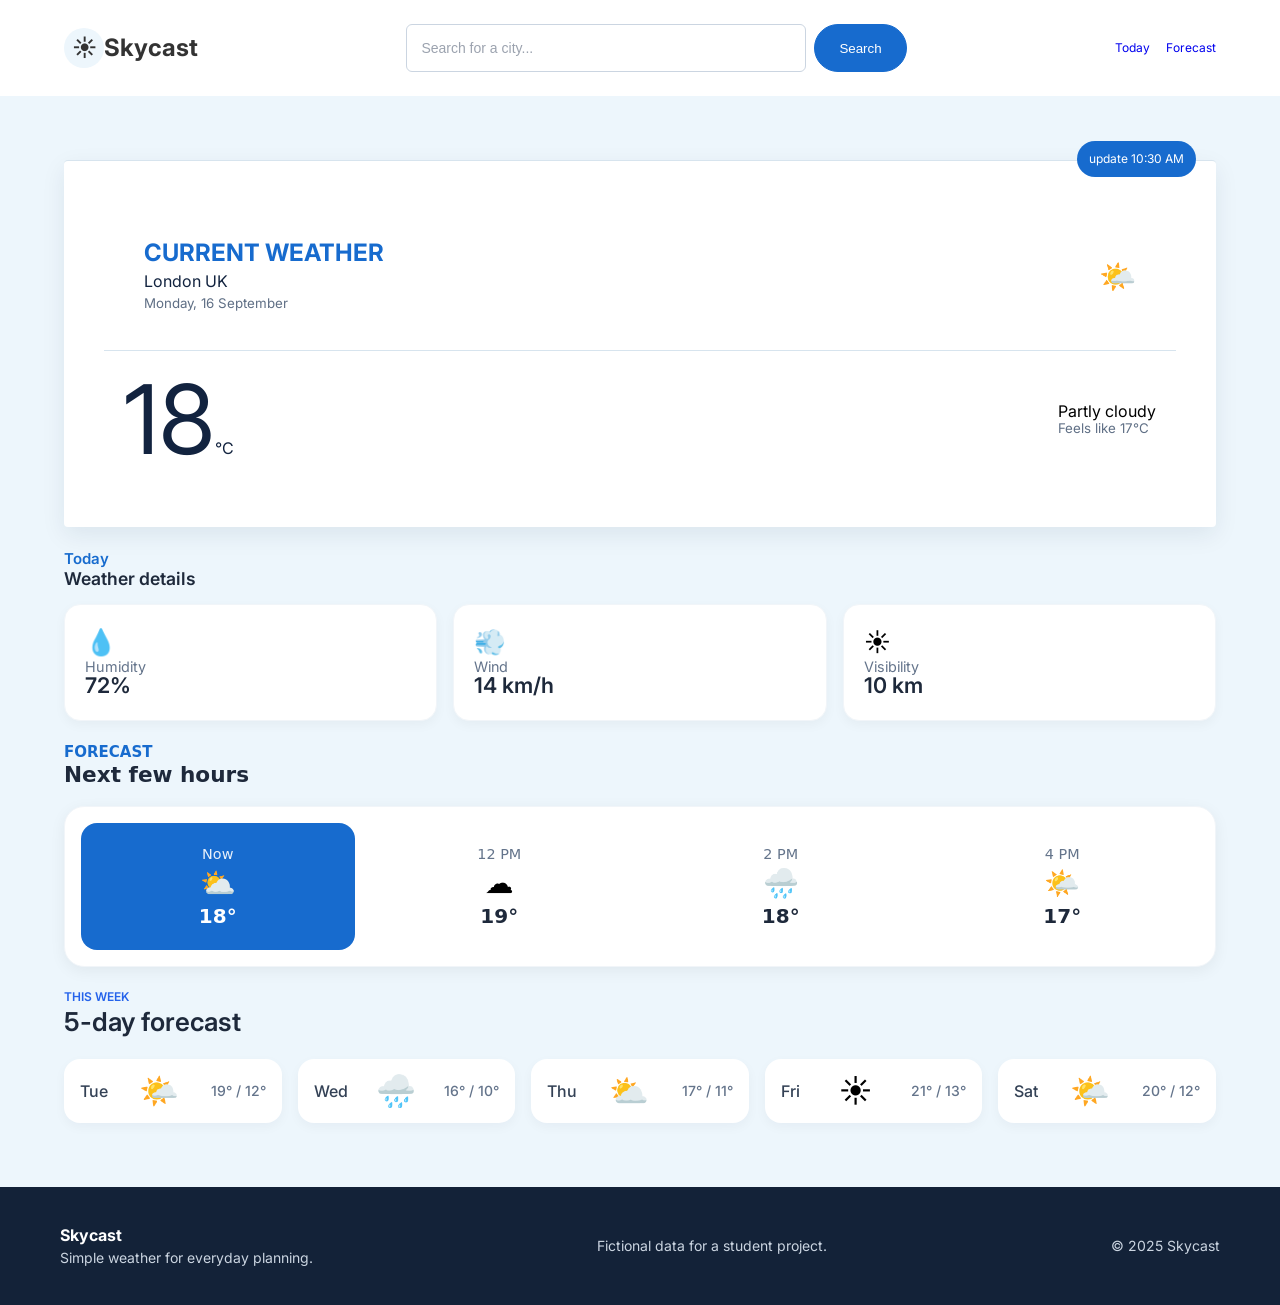
<file: index.html>
<!doctype html>
<html lang="en">
  <head>
    <meta charset="UTF-8" />
    <meta name="viewport" content="width=device-width, initial-scale=1.0" />
    <title>WEATHER APP</title>
    <link rel="stylesheet" href="reset.css" />
    <link rel="stylesheet" href="style.css" />
    <link rel="stylesheet" href="mobile.css"/>
  </head>
  <body>
    <!-- Header -->
    <header>
      <a href="#" class="logo"><span>☀️</span> Skycast</a>
      <form class="search">
        <input
          type="text"
          class="search-input"
          placeholder="Search for a city..."
          aria-label="Search for a city"
        />
        <button type="submit" class="search-button">Search</button>
      </form>

      <nav>
        <a href="#" class="active">Today</a>
        <a href="#" class="">Forecast</a>
      </nav>
    </header>
    <!-- Main Content -->
    <main>
      
      
        
      <section class="current">
        <div class="update-time">
          <span>update 10:30 AM</span>
        </div>
        <div class="current-top">
            <div class="location">
                <h2>CURRENT WEATHER</h2>
                <p>London UK</p>
                <small>Monday, 16 September </small>
            </div>

        <div class="weather-img">🌤️</div>
        </div>


        <div class="current-bottom">
            <p class="degrees"><span>18</span>°C</span></p>
            <div class="weather-descer"> 
                <span>Partly cloudy</span>
                <br>
                <small>Feels like 17°C</small>
            </div>
        </div>
        
    </section>
<!-- Weather Details Section -->
<section class="weather-details">
   <p class="label">Today</p>
  <h2 class="section-title">Weather details</h2>

  <div class="cards-grid">
    <article class="card">
      <div class="card-icon">💧</div>
      <div>
      <p class="card-label">Humidity</p>
      <p class="card-value">72%</p>
      </div>
    </article>

    <article class="card">
      <div class="card-icon">💨</div>
      <div>
      <p class="card-label">Wind</p>
      <p class="card-value">14 km/h</p>
      </div>
     
    </article>

    <article class="card">
      <div class="card-icon">☀️</div>
      <div>
      <p class="card-label">Visibility</p>
      <p class="card-value">10 km</p>
      </div>
      
    </article>
  </div>
</section>

<!-- Forecast Section -->
<section class="forecast">
  <p class="label">FORECAST</p>
  <h2 class="forecast-title">Next few hours</h2>

  <div class="hours-container">
    
    <div class="hour-card active">
      <p class="time">Now</p>
      <div class="icon">⛅</div>
      <p class="temp">18°</p>
    </div>

   
    <div class="hour-card">
      <p class="time">12 PM</p>
      <div class="icon">☁️</div>
      <p class="temp">19°</p>
    </div>

    <div class="hour-card">
      <p class="time">2 PM</p>
      <div class="icon">🌧️</div>
      <p class="temp">18°</p>
    </div>

    <div class="hour-card">
      <p class="time">4 PM</p>
      <div class="icon">🌤️</div>
      <p class="temp">17°</p>
    </div>

  </div>
</section>

<!-- 5-day Forecast Section -->
<section class="forecast-section">
    <div class="forecast-container">
      <div class="forecast-header">
        <span class="subtitle">THIS WEEK</span>
        <h2 class="title">5-day forecast</h2>
      </div>

      <div class="forecast-grid">
        
        <div class="forecast-card">
          <span class="day">Tue</span>
          <div class="weather-icon">🌤️</div>
          <span class="temp">19° / 12°</span>
        </div>

        
        <div class="forecast-card">
          <span class="day">Wed</span>
          <div class="weather-icon">🌧️</div>
          <span class="temp">16° / 10°</span>
        </div>

       
        <div class="forecast-card">
          <span class="day">Thu</span>
          <div class="weather-icon">⛅</div>
          <span class="temp">17° / 11°</span>
        </div>

        
        <div class="forecast-card">
          <span class="day">Fri</span>
          <div class="weather-icon">☀️</div>
          <span class="temp">21° / 13°</span>
        </div>

        
        <div class="forecast-card">
          <span class="day">Sat</span>
          <div class="weather-icon">🌤️</div>
          <span class="temp">20° / 12°</span>
        </div>
      </div>
    </div>
  </section>


    </main>
    <footer class="site-footer">
    <div class="footer-brand">
      <strong>Skycast</strong>
      <p>Simple weather for everyday planning.</p>
    </div>

    <div class="footer-center">
      Fictional data for a student project.
    </div>

    <div class="footer-right">
      &copy; 2025 Skycast
    </div>
  </footer>
  </body>
</html>
</file>
<file: style.css>
@import url("https://fonts.googleapis.com/css2?family=Bonbon&family=Inter:ital,opsz,wght@0,14..32,100..900;1,14..32,100..900&display=swap");

:root {
  --navy: #12233f;
  --sky: #edf6fc;
  --blue: #176bce;
  --white: #ffffff;
  --gray: #5f6f85;
  --color: #1e293b;

  --card-radius: 16px;
  --card-shadow: 0 4px 12px rgba(0, 0, 0, 0.04);
  --card-border: 1px solid #f1f5f9;
  --hover-shadow: 0 8px 20px rgba(0, 0, 0, 0.06);
}
body {
  font-family: "Inter", sans-serif;
  background-color: var(--sky);
}
header {
  display: flex;
  justify-content: space-between;
  align-items: center;
  gap: 16px;
  padding: 24px 64px;
  border-bottom: 1px solid var(--border);
  background-color: var(--white);
}
header a {
  text-decoration: none;
}

.logo {
  display: flex;
  align-items: center;
  font-size: 24px;
  font-weight: 700;
  color: #333;
}
.logo span {
  background-color: var(--sky);
  width: 40px;
  height: 40px;
  border-radius: 999px;
  display: flex;
  align-items: center;
  justify-content: center;
}
.search {
  display: flex;
  justify-content: center;
  gap: 8px;
  flex-grow: 1;
}
.search-input {
  width: 100%;
  max-width: 400px;
  min-width: auto;
  padding: 10px 14px;
  font-size: 14px;
  color: #333;
  background-color: #ffffff;
  border: 1px solid #cbd5e1;
  border-radius: 6px;
  outline: none;
  transition:
    border-color 0.2s ease,
    box-shadow 0.2s ease;
}
.search-input:focus {
  border-color: var(--blue);
  box-shadow: 0 0 0 3px rgba(23, 107, 206, 0.2);
}
.search-input::placeholder {
  color: #9ca3af;
}
.search button {
  height: 48px;
  background-color: var(--blue);
  padding: 12px 24px;
  color: var(--white);
  border-radius: 999px;
  border: 1px solid var(--blue);
}

nav {
  display: flex;
  gap: 16px;
  color: var(--blue);
  font-size: 12px;
}
section h2 {
  color: #176bce;
  width: 155;
  height: 21;
  opacity: 1;
}
section p {
  color: #12233f;
}
section small {
  color: #5f6f85;
}
main {
  background-color: var(--sky);
  padding: 64px;
}
.current {
  position: relative;
  padding: 40px;
  border-radius: 4px;
  border-width: 1px;
  background: var(--white);
  border-top: 1px solid #d7e4ee;
  box-shadow: 0px 8px 24px 0px #12233f14;
}
.current-top {
  padding: 40px;
  border-width: 1px;
  display: flex;
  justify-content: space-between;
  align-items: center;
}
.location {
  display: flex;
  flex-direction: column;

  gap: 8px;
}
.location h2 {
  color: #176bce;
}
.location p {
  color: #12233f;
}
.location small {
  color: #5f6f85;
}
.weather-img {
  font-size: 30px;
}
.current-bottom {
  display: flex;
  justify-content: space-between;
  align-items: center;
  padding: 20px;
  border-top-width: 1px;
  border-top: 1px solid #d7e4ee;
}
.update-time {
  position: absolute;
  right: 20px;
  top: -20px;
  color: var(--white);
  background-color: var(--blue);
  padding: 12px;
  border-radius: 20px;
  font-size: 0.75rem;
  display: inline-flex; /* ياخذ حجم النص فقط ولا يتمدد */
  justify-content: space-between;
  align-items: center;
  gap: 8px;
}
.degrees span {
  font-size: 96px;
}
.comment-list {
  max-height: 640px;
  margin: 0 auto;
  padding: 2rem 1.5rem;
  display: flex;
  flex-direction: row;
  gap: 1rem;
}
.comment {
  display: flex;
  gap: 1rem;
  background: #ffffff;
  border: 1px solid #e5e7eb;
  border-radius: 12px;
  padding: 1.1rem 1.25rem;
  align-items: flex-end;
}
.avatar {
  width: 42px;
  height: 42px;
  border-radius: 50%;
  background: #a5b4fc;
  flex-shrink: 0;
}
.comment-body {
  flex: 1;
  min-width: 0;
}
.comment-author {
  font-weight: 600;
  font-size: 0.95rem;
  color: #1a1a1a;
  margin-bottom: 0.2rem;
}
.comment-text {
  font-size: 0.9rem;
  color: #4b5563;
  line-height: 1.45;
}

/*Weather Details Section*/
.weather-details {
  width: 100%;
  margin: 0 auto;
}
.section-title {
  font-size: 1.1rem;
  font-weight: 600;
  color: #1e293b;
  margin-bottom: 1rem;
}
.cards-grid {
  display: grid;
  grid-template-columns: repeat(3, 1fr);
  gap: 16px;
}
.card {
  background: #ffffff;
  border-radius: 16px;
  border: 1px solid #f1f5f9;
  box-shadow: 0 4px 12px rgba(0, 0, 0, 0.04);
  padding: 1.5rem 1.25rem;
  display: flex;
  flex-direction: column;
  justify-content: center;
  gap: 0.35rem;
  transition:
    transform 0.2s ease,
    box-shadow 0.2s ease;
}
.card:hover {
  transform: translateY(-2px);
  box-shadow: 0 8px 20px rgba(0, 0, 0, 0.06);
}

.card-icon {
  font-size: 1.6rem;
}

.card-label {
  font-size: 0.9rem;
  color: #64748b;
  margin: 0;
}

.card-value {
  font-size: 1.35rem;
  font-weight: 600;
  color: #1e293b;
  margin: 0;
}
@media (max-width: 768px) {
  .cards-grid {
    grid-template-columns: 1fr;
  }
}
/* Forecast Section */
.label {
  color: var(--blue);
  margin-top: 1.5rem;
  margin-bottom: 0.25rem;
  font-weight: 600;
  font-size: 15px;
}
.forecast {
  margin: 0 auto;
  font-family:
    system-ui,
    -apple-system,
    sans-serif;
}
.forecast-title {
  font-size: 1.35rem;
  font-weight: 600;
  color: var(--color);
  margin-bottom: 1.25rem;
}
.hours-container {
  display: flex;
  gap: 0.5rem;
  background: #ffffff;
  border-radius: 20px;
  padding: 1rem;
  box-shadow: 0 4px 16px rgba(0, 0, 0, 0.06);
  border: 1px solid #f1f5f9;
  overflow-x: auto;
  width: 100%;
  max-width: 100%;
}
.hour-card {
  flex: 1;
  min-width: 40px;
  display: flex;
  flex-direction: column;
  align-items: center;
  gap: 0.5rem;
  padding: 24px;
  border-radius: 16px;
  transition: all 0.2s ease;
  
}
.hour-card.active {
  background: var(--blue);
  color: white;
}
.hour-card .time {
  font-size: 0.9rem;
  font-weight: 500;
  margin: 0;
  color: #64748b;
}
.hour-card.active .time {
  color: rgba(255, 255, 255, 0.9);
}
.hour-card .icon {
  font-size: 1.8rem;
  line-height: 1;
}
.hour-card .temp {
  font-size: 1.25rem;
  font-weight: 600;
  margin: 0;
  color: #1e293b;
}
.hour-card.active .temp {
  color: white;
}
.weather-details,
.forecast {
  margin: 0 auto;
  width: 100%;
}

.cards-grid,
.hours-container {
  width: 100%;
}
.site-footer {
  background-color: #132238;
  color: #e2e8f0;
  padding: 40px 60px;
  display: flex;
  justify-content: space-between;
  align-items: center;
  flex-wrap: wrap;
  gap: 20px;
  font-size: 14px;
}

.footer-brand {
  display: flex;
  flex-direction: column;
  gap: 8px;
}

.footer-brand strong {
  color: #ffffff;
  font-size: 16px;
  font-weight: 700;
}

.footer-brand p,
.footer-center,
.footer-right {
  color: #cbd5e1;
}
.forecast-section {
  display: flex;
  justify-content: center;
}

.forecast-container {
  width: 100%;
}

.forecast-header {
  margin-bottom: 24px;
}

.subtitle {
  display: block;
  font-size: 12px;
  font-weight: 600;
  color: #2563eb;
  text-transform: uppercase;
  margin-bottom: 6px;
  margin-top: 1.5rem;
}

.title {
  font-size: 26px;
  font-weight: 600;
  color: #1e293b;
}

.forecast-grid {
  display: grid;
  grid-template-columns: repeat(5, 1fr);
  row-gap: 16px;
  column-gap: 16px;
  width: 100%;
}

.forecast-card {
  background-color: #ffffff;
  border-radius: 16px;
  padding: 16px;
  display: flex;
  flex-direction: row;
  justify-content: space-between;
  align-items: center;
  box-shadow: 0 4px 12px rgba(15, 23, 42, 0.04);
  transition:
    transform 0.2s ease,
    box-shadow 0.2s ease;
    
}

.forecast-card:hover {
  transform: translateY(-4px);
  box-shadow: 0 8px 20px rgba(15, 23, 42, 0.08);
}

.day {
  font-size: 16px;
  font-weight: 500;
  color: #334155;
}

.weather-icon {
  font-size: 32px;
  line-height: 1;
}

.temp {
  font-size: 14px;
  font-weight: 500;
  color: #64748b;

}

@media screen and (max-width: 768px) {
  header {
    flex-wrap: wrap;
    padding: 24px;
  }
  .search {
    order: 1;
    width: 100%;
  }
  .search-input {
    max-width: unset;
  }
  main {

    padding: 27px;
  }
  .current {
    padding: 5px;
  }
  .current-bottom {
    flex-direction: column;
    justify-content: center;
    gap: 15px;

  }
  .card{
    flex-direction: row;
    align-items: center;
    justify-content: left;
    
  }
  .forecast-card{
    gap: 16px;
  }

  .hours-container{
    display: grid;
    grid-template-columns: repeat(2, 1fr);
    gap: 16px;
  }
  .location h2 {
    font-size: 14px;
  }
  .degrees span {
    font-size: 56px;
  }
  .forecast-grid {
    grid-template-columns: repeat(5, 1fr);
    gap: 16px;
  }
  .footer {
    justify-content: center;
    gap: 15px;
  }
}


@media screen and (max-width: 576px) {
  .forecast-grid {
    grid-template-columns: repeat(2, 1fr);
  }
}


@media screen and (max-width: 400px) {
  .forecast-grid {
    grid-template-columns: 1fr;
  }
}
</file>
<file: mobile.css>
/* 
@media screen and (max-width: 756px){
}
@supports(display:flex){

}
/* Mobile phone 
@media (min-width:576px){}
@media (min-width:992px){}
@media (min-width:1200px){}
@media (min-width:1400px){}
Mobile phone  in order */


/* 1. التصميم الأساسي هنا هو للابتوب (أكبر من 768px) */

/* 2. شاشة الآيباد (768px وأصغر) */
@media screen and (max-width: 768px) {
  header {
    flex-wrap: wrap;
    padding: 24px;
  }
  .search {
    order: 1;
    width: 100%;
  }
  .search-input {
    max-width: unset;
  }
  .main {
    padding: 27px;
  }
  .current {
    padding: 5px;
  }
  .current-bottom {
    justify-content: center;
    gap: 15px;
  }
  .location h2 {
    font-size: 14px;
  }
  .degrees span {
    font-size: 56px;
  }
  .forecast-grid {
    grid-template-columns: repeat(5, 1fr);
    gap: 16px;
  }
  .footer {
    justify-content: center;
    gap: 15px;
  }
}

/* 3. شاشة الهاتف الكبير (576px وأصغر) */
@media screen and (max-width: 576px) {
  .forecast-grid {
    grid-template-columns: repeat(2, 1fr);
  }
}

/* 4. شاشة الهاتف الصغير (400px وأصغر) */
@media screen and (max-width: 400px) {
  .forecast-grid {
    grid-template-columns: 1fr;
  }
}
</file>
